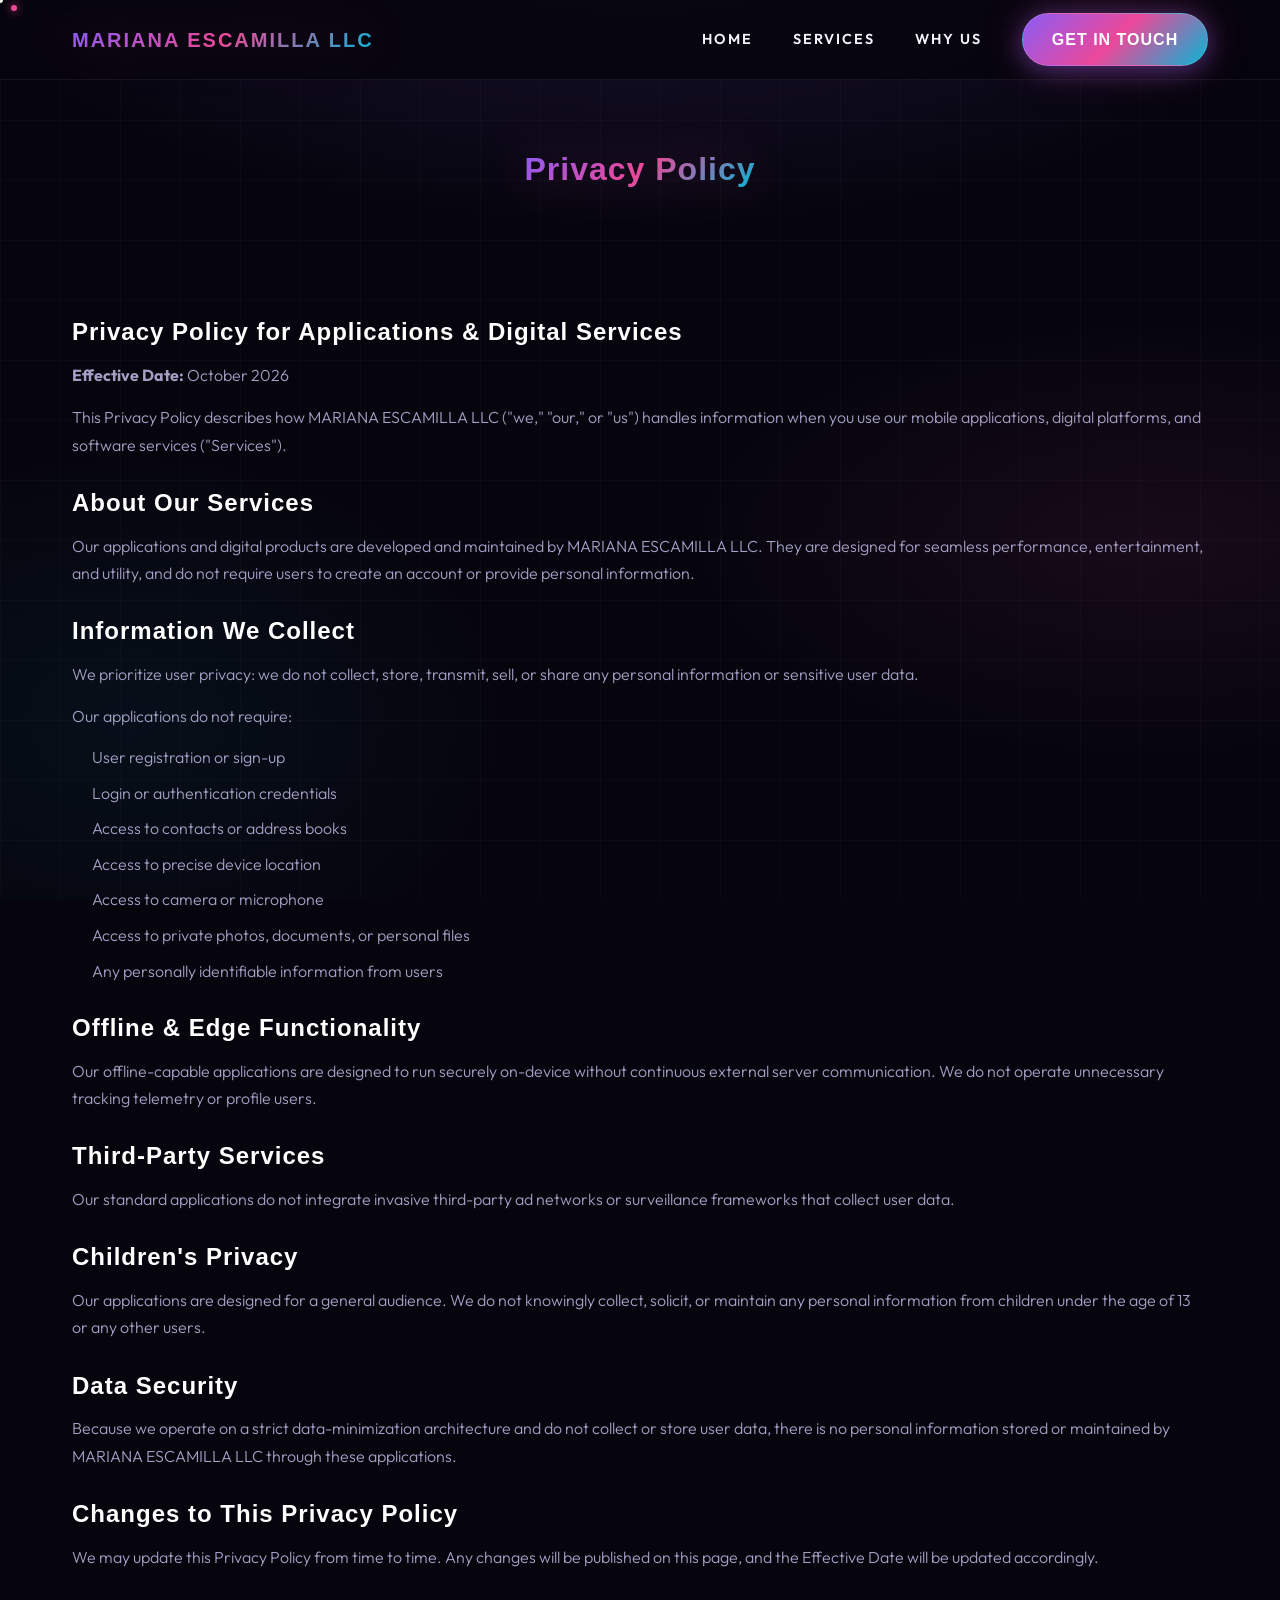
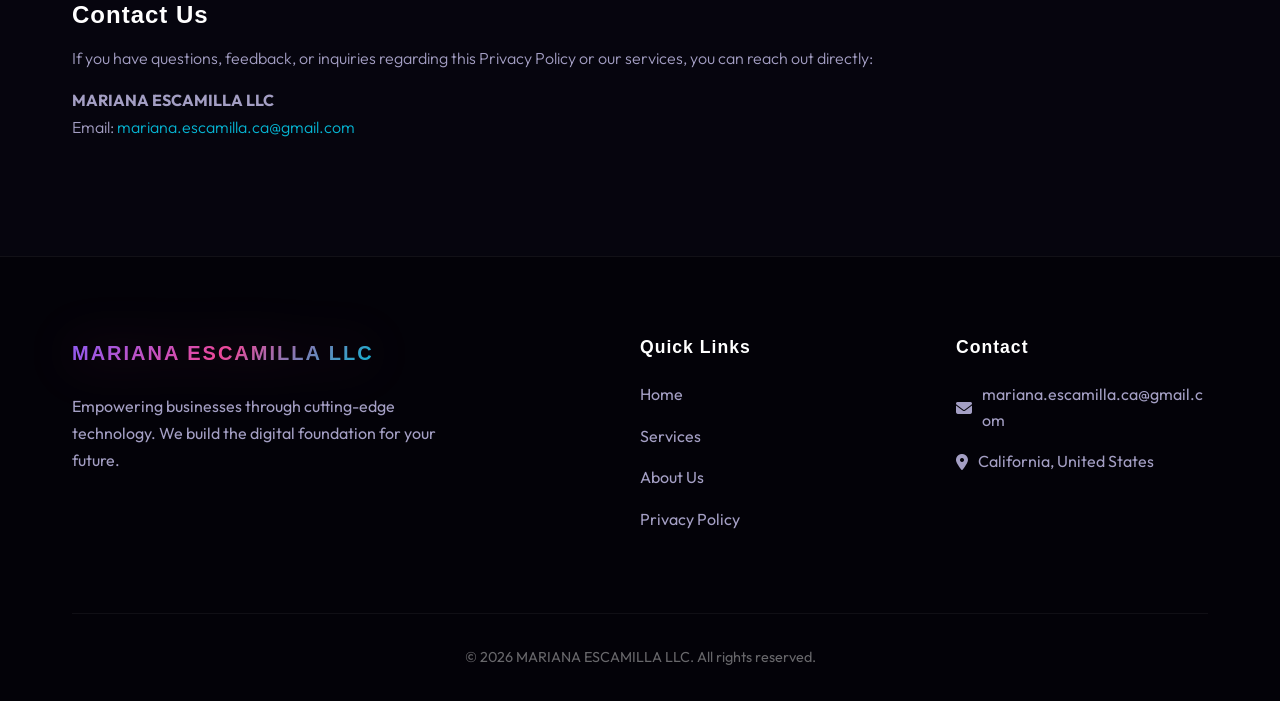
<file: privacy-policy.html>
<!DOCTYPE html>
<html lang="en">

<head>
    <meta charset="UTF-8">
    <meta name="viewport" content="width=device-width, initial-scale=1.0">
    <title>Privacy Policy - MARIANA ESCAMILLA LLC</title>
    <meta name="description" content="Privacy Policy for MARIANA ESCAMILLA LLC apps and services.">

    <!-- Link to Stylesheet -->
    <link rel="stylesheet" href="style.css">

    <!-- Premium Fonts: Syncopate and Outfit -->
    <link rel="preconnect" href="https://fonts.googleapis.com">
    <link rel="preconnect" href="https://fonts.gstatic.com" crossorigin>
    <link
        href="https://fonts.googleapis.com/css2?family=Outfit:wght@300;400;500;600;700&family=Syncopate:wght@400;700&display=swap"
        rel="stylesheet">

    <!-- FontAwesome for Icons -->
    <link rel="stylesheet" href="https://cdnjs.cloudflare.com/ajax/libs/font-awesome/6.4.0/css/all.min.css">
    <style>
        .page-header {
            padding: 150px 0 50px;
            text-align: center;
        }

        .content-section {
            padding: 50px 0 100px;
        }

        .content-section h2 {
            margin-top: 30px;
            margin-bottom: 15px;
            color: #fff;
        }

        .content-section p {
            margin-bottom: 15px;
            color: var(--text-secondary);
            line-height: 1.7;
            font-weight: 300;
        }

        .content-section ul {
            margin-bottom: 15px;
            padding-left: 20px;
            color: var(--text-secondary);
            font-weight: 300;
        }

        .content-section li {
            margin-bottom: 10px;
        }

        .content-section a {
            color: var(--color-3);
            text-decoration: none;
            transition: color 0.3s ease;
        }

        .content-section a:hover {
            color: var(--color-2);
            text-decoration: underline;
        }
    </style>
</head>

<body>
    <!-- Custom Tech Cursor -->
    <div class="cursor-center" id="cursor-center"></div>
    <div class="cursor-trio" id="cursor-trio">
        <div class="cursor-trio-inner">
            <div class="dot dot-1"></div>
            <div class="dot dot-2"></div>
            <div class="dot dot-3"></div>
        </div>
    </div>

    <!-- Navigation -->
    <header id="header">
        <div class="container nav-container">
            <a href="index.html" class="logo gradient-text">MARIANA ESCAMILLA LLC</a>

            <nav class="nav-links" id="nav-links">
                <a href="index.html#home">Home</a>
                <a href="index.html#services">Services</a>
                <a href="index.html#about">Why Us</a>
                <a href="index.html#contact" class="btn btn-primary">Get in Touch</a>
            </nav>

            <button class="mobile-menu-btn" id="mobile-menu-btn" aria-label="Toggle Navigation">
                <i class="fas fa-bars"></i>
            </button>
        </div>
    </header>

    <div class="page-header">
        <div class="container">
            <h1 class="gradient-text">Privacy Policy</h1>
        </div>
    </div>

    <section class="content-section">
        <div class="container">
            <h2>Privacy Policy for Applications & Digital Services</h2>
            <p><strong>Effective Date:</strong> October 2026</p>
            <p>This Privacy Policy describes how MARIANA ESCAMILLA LLC ("we," "our," or "us") handles information when you use
                our mobile applications, digital platforms, and software services ("Services").</p>

            <h2>About Our Services</h2>
            <p>Our applications and digital products are developed and maintained by MARIANA ESCAMILLA LLC. They are designed for
                seamless performance, entertainment, and utility, and do not require users to create an account or provide personal information.</p>

            <h2>Information We Collect</h2>
            <p>We prioritize user privacy: we do not collect, store, transmit, sell, or share any personal information or sensitive user data.</p>
            <p>Our applications do not require:</p>
            <ul>
                <li>User registration or sign-up</li>
                <li>Login or authentication credentials</li>
                <li>Access to contacts or address books</li>
                <li>Access to precise device location</li>
                <li>Access to camera or microphone</li>
                <li>Access to private photos, documents, or personal files</li>
                <li>Any personally identifiable information from users</li>
            </ul>

            <h2>Offline & Edge Functionality</h2>
            <p>Our offline-capable applications are designed to run securely on-device without continuous external server communication. We do not operate unnecessary tracking telemetry or profile users.</p>

            <h2>Third-Party Services</h2>
            <p>Our standard applications do not integrate invasive third-party ad networks or surveillance frameworks that collect user data.</p>

            <h2>Children's Privacy</h2>
            <p>Our applications are designed for a general audience. We do not knowingly collect, solicit, or maintain any personal information from children under the age of 13 or any other users.</p>

            <h2>Data Security</h2>
            <p>Because we operate on a strict data-minimization architecture and do not collect or store user data, there is no personal information stored or maintained by MARIANA ESCAMILLA LLC through these applications.</p>

            <h2>Changes to This Privacy Policy</h2>
            <p>We may update this Privacy Policy from time to time. Any changes will be published on this page, and the Effective Date will be updated accordingly.</p>

            <h2>Contact Us</h2>
            <p>If you have questions, feedback, or inquiries regarding this Privacy Policy or our services, you can reach out directly:</p>
            <p>
                <strong>MARIANA ESCAMILLA LLC</strong><br>
                Email: <a href="mailto:mariana.escamilla.ca@gmail.com">mariana.escamilla.ca@gmail.com</a>
            </p>
        </div>
    </section>

    <!-- Footer -->
    <footer>
        <div class="container">
            <div class="footer-content">
                <div class="footer-about">
                    <a href="index.html" class="logo gradient-text footer-logo">MARIANA ESCAMILLA LLC</a>
                    <p>Empowering businesses through cutting-edge technology. We build the digital foundation for your future.</p>
                </div>
                <div class="footer-links">
                    <h4>Quick Links</h4>
                    <ul>
                        <li><a href="index.html#home">Home</a></li>
                        <li><a href="index.html#services">Services</a></li>
                        <li><a href="index.html#about">About Us</a></li>
                        <li><a href="privacy-policy.html">Privacy Policy</a></li>
                    </ul>
                </div>
                <div class="footer-links">
                    <h4>Contact</h4>
                    <ul>
                        <li><a href="mailto:mariana.escamilla.ca@gmail.com"><i class="fas fa-envelope"></i> mariana.escamilla.ca@gmail.com</a></li>
                        <li><a href="#"><i class="fas fa-map-marker-alt"></i> California, United States</a></li>
                    </ul>
                </div>
            </div>
            <div class="footer-bottom">
                <p>&copy; 2026 MARIANA ESCAMILLA LLC. All rights reserved.</p>
            </div>
        </div>
    </footer>

    <!-- Link to JavaScript -->
    <script src="script.js"></script>
</body>

</html>
</file>
<file: style.css>
@import url('https://fonts.googleapis.com/css2?family=Outfit:wght@300;400;500;600;700&family=Syncopate:wght@400;700&display=swap');

:root {
  /* --- MARIANA ESCAMILLA LLC Theme: Luxe Amethyst & Sunset Rose Aurora --- */
  --bg-primary: #06050e;
  --bg-secondary: #0c0a1b;
  --bg-dark: #030208;
  --bg-dark-accent: #15112e;
  
  --text-primary: #f6f5fe;
  --text-secondary: #a49fc4;
  --text-light: #ffffff;
  
  /* Vibrant & Sophisticated Aurora Accents */
  --color-1: #8b5cf6; /* Royal Amethyst / Electric Violet */
  --color-2: #ec4899; /* Radiant Sunset Rose / Magenta Glow */
  --color-3: #06b6d4; /* Luminous Aqua / Cyber Cyan */
  --color-gold: #f59e0b; /* Champagne Amber */
  
  --accent-gradient: linear-gradient(135deg, var(--color-1) 0%, var(--color-2) 50%, var(--color-3) 100%);
  --accent-gradient-hover: linear-gradient(135deg, var(--color-3) 0%, var(--color-2) 50%, var(--color-1) 100%);
  --accent-gradient-warm: linear-gradient(135deg, var(--color-1) 0%, var(--color-2) 70%, var(--color-gold) 100%);
  
  --shadow-glow: 0 4px 25px rgba(139, 92, 246, 0.4), 0 0 45px rgba(236, 72, 153, 0.25);
  --shadow-glow-hover: 0 6px 35px rgba(139, 92, 246, 0.65), 0 0 60px rgba(6, 182, 212, 0.4);
  
  /* Layout */
  --container-width: 1200px;
  --nav-height: 80px;
}

* {
  margin: 0;
  padding: 0;
  box-sizing: border-box;
}

html {
  scroll-behavior: smooth;
}

body {
  font-family: 'Outfit', sans-serif;
  background-color: var(--bg-primary);
  color: var(--text-primary);
  line-height: 1.6;
  overflow-x: hidden;
  
  /* Luxury Ambient Nebula & Matrix Grid */
  background-image: 
    radial-gradient(ellipse 80% 50% at 50% -10%, rgba(139, 92, 246, 0.16), transparent 70%),
    radial-gradient(ellipse 60% 40% at 90% 60%, rgba(236, 72, 153, 0.08), transparent 60%),
    radial-gradient(ellipse 50% 50% at 10% 80%, rgba(6, 182, 212, 0.06), transparent 60%),
    linear-gradient(rgba(255, 255, 255, 0.02) 1px, transparent 1px),
    linear-gradient(90deg, rgba(255, 255, 255, 0.02) 1px, transparent 1px);
  background-size: 100% 100%, 100% 100%, 100% 100%, 60px 60px, 60px 60px;
  background-attachment: fixed;
}

h1, h2, h3, h4, h5, h6 {
  font-family: 'Syncopate', sans-serif;
  font-weight: 700;
  line-height: 1.2;
  letter-spacing: 1px;
}

a {
  text-decoration: none;
  color: inherit;
  transition: all 0.3s ease;
}

ul {
  list-style: none;
}

.container {
  max-width: var(--container-width);
  margin: 0 auto;
  padding: 0 2rem;
}

/* Typography Utility */
.gradient-text {
  background: var(--accent-gradient);
  -webkit-background-clip: text;
  -webkit-text-fill-color: transparent;
  background-clip: text;
  display: inline-block;
  filter: drop-shadow(0 0 25px rgba(236, 72, 153, 0.3));
}

/* --- Navigation --- */
header {
  position: fixed;
  top: 0;
  left: 0;
  width: 100%;
  height: var(--nav-height);
  background: rgba(6, 5, 14, 0.85);
  backdrop-filter: blur(16px);
  -webkit-backdrop-filter: blur(16px);
  border-bottom: 1px solid rgba(255, 255, 255, 0.06);
  z-index: 1000;
  transition: all 0.3s ease;
}

header.scrolled {
  height: 70px;
  background: rgba(6, 5, 14, 0.95);
  box-shadow: 0 10px 30px rgba(0, 0, 0, 0.6);
  border-bottom: 1px solid rgba(139, 92, 246, 0.3);
}

.nav-container {
  display: flex;
  justify-content: space-between;
  align-items: center;
  height: 100%;
}

.logo {
  font-family: 'Syncopate', sans-serif;
  font-size: clamp(0.95rem, 1.6vw, 1.25rem);
  font-weight: 700;
  letter-spacing: 2px;
  text-transform: uppercase;
  white-space: nowrap;
  display: inline-flex;
  align-items: center;
}

.nav-links {
  display: flex;
  gap: 2.5rem;
  align-items: center;
}

.nav-links a:not(.btn) {
  font-weight: 600;
  font-size: 0.9rem;
  text-transform: uppercase;
  letter-spacing: 2px;
  color: var(--text-primary);
  position: relative;
  transition: color 0.3s ease;
}

.nav-links a:not(.btn)::after {
  content: '';
  position: absolute;
  width: 0;
  height: 2px;
  bottom: -5px;
  left: 0;
  background: var(--accent-gradient);
  transition: width 0.3s ease;
}

.nav-links a:not(.btn):hover::after,
.nav-links a.active::after {
  width: 100%;
}

.nav-links a:not(.btn):hover {
  color: var(--color-2);
  text-shadow: 0 0 12px rgba(236, 72, 153, 0.6);
}

.btn {
  display: inline-block;
  padding: 0.8rem 1.8rem;
  border-radius: 30px; 
  font-weight: 700;
  font-family: 'Syncopate', sans-serif;
  letter-spacing: 1px;
  text-transform: uppercase;
  cursor: none;
  border: none;
  transition: all 0.4s cubic-bezier(0.175, 0.885, 0.32, 1.275);
  position: relative;
  overflow: hidden;
  z-index: 1;
}

.btn::before {
  content: '';
  position: absolute;
  top: 0;
  left: -100%;
  width: 100%;
  height: 100%;
  background: linear-gradient(90deg, transparent, rgba(255, 255, 255, 0.35), transparent);
  transition: left 0.5s ease;
  z-index: -1;
}

.btn:hover::before {
  left: 100%;
}

.btn-primary {
  background: var(--accent-gradient);
  color: #ffffff;
  box-shadow: var(--shadow-glow);
  border: 1px solid rgba(255, 255, 255, 0.15);
}

.btn-primary:hover {
  box-shadow: var(--shadow-glow-hover);
  transform: translateY(-3px) scale(1.02);
}

.btn-outline {
  background: rgba(139, 92, 246, 0.05);
  border: 1.5px solid var(--color-1);
  color: var(--text-primary);
  box-shadow: inset 0 0 15px rgba(139, 92, 246, 0.1), 0 0 15px rgba(139, 92, 246, 0.15);
}

.btn-outline:hover {
  background: var(--accent-gradient);
  color: #ffffff;
  border-color: transparent;
  box-shadow: var(--shadow-glow);
  transform: translateY(-3px) scale(1.02);
}

/* Mobile Menu Toggle */
.mobile-menu-btn {
  display: none;
  background: none;
  border: none;
  font-size: 1.5rem;
  color: var(--text-light);
  cursor: none;
}

/* --- Hero Section --- */
.hero {
  padding-top: calc(var(--nav-height) + 6rem);
  padding-bottom: 8rem;
  background-color: transparent;
  color: var(--text-light);
  position: relative;
  overflow: hidden;
  min-height: 100vh;
  display: flex;
  align-items: center;
}

.cosmic-bg {
  position: absolute;
  top: 0;
  left: 0;
  width: 100%;
  height: 100%;
  z-index: 0;
  overflow: hidden;
  pointer-events: none;
}

.nebula {
  position: absolute;
  border-radius: 50%;
  filter: blur(90px);
  opacity: 0.5;
  animation: float 20s infinite ease-in-out alternate;
}

.nebula-1 {
  width: 600px;
  height: 600px;
  background: radial-gradient(circle, var(--color-1) 0%, transparent 70%);
  top: -150px;
  left: -150px;
  animation-delay: 0s;
}

.nebula-2 {
  width: 550px;
  height: 550px;
  background: radial-gradient(circle, var(--color-2) 0%, transparent 70%);
  bottom: -100px;
  right: -100px;
  animation-delay: -5s;
}

.nebula-3 {
  width: 450px;
  height: 450px;
  background: radial-gradient(circle, var(--color-3) 0%, transparent 70%);
  top: 40%;
  left: 50%;
  transform: translate(-50%, -50%);
  animation-delay: -10s;
  opacity: 0.35;
}

@keyframes float {
  0% { transform: translate(0, 0) scale(1); }
  50% { transform: translate(50px, -50px) scale(1.1); }
  100% { transform: translate(-50px, 50px) scale(0.9); }
}

.hero .container {
  position: relative;
  z-index: 2;
  display: grid;
  grid-template-columns: 1.2fr 0.8fr;
  gap: 4rem;
  align-items: center;
}

.hero-content h1 {
  font-size: clamp(2.8rem, 5vw, 4.5rem);
  margin-bottom: 1.5rem;
  line-height: 1.1;
}

.hero-content p {
  font-size: 1.25rem;
  color: var(--text-secondary);
  margin-bottom: 2.5rem;
  max-width: 90%;
  font-weight: 300;
  line-height: 1.7;
}

.hero-btns {
  display: flex;
  gap: 1.5rem;
  flex-wrap: wrap;
}

/* Hero Orbital Graphics */
.hero-image {
  position: relative;
  display: flex;
  justify-content: center;
  align-items: center;
}

.trio-shape {
  width: 400px;
  height: 400px;
  position: relative;
  display: flex;
  justify-content: center;
  align-items: center;
}

.orbit {
  position: absolute;
  border-radius: 50%;
  border: 1px solid rgba(255, 255, 255, 0.08);
  box-shadow: inset 0 0 25px rgba(255, 255, 255, 0.03);
}

.orbit-1 {
  width: 350px;
  height: 350px;
  border-top: 2px solid var(--color-1);
  border-bottom: 2px solid var(--color-1);
  box-shadow: 0 0 20px rgba(139, 92, 246, 0.2);
  animation: spin 16s linear infinite;
}

.orbit-2 {
  width: 250px;
  height: 250px;
  border-left: 2px solid var(--color-2);
  border-right: 2px solid var(--color-2);
  box-shadow: 0 0 20px rgba(236, 72, 153, 0.2);
  animation: spin 11s linear infinite reverse;
}

.orbit-3 {
  width: 160px;
  height: 160px;
  border-top: 2px solid var(--color-3);
  border-bottom: 2px solid var(--color-3);
  box-shadow: 0 0 20px rgba(6, 182, 212, 0.2);
  animation: spin 7s linear infinite;
}

.orbit-core {
  position: absolute;
  width: 70px;
  height: 70px;
  border-radius: 50%;
  background: radial-gradient(circle, #ffffff 0%, var(--color-2) 35%, var(--color-1) 75%, transparent 100%);
  box-shadow: 0 0 35px var(--color-1), 0 0 70px var(--color-2);
  animation: pulse-core 4s infinite ease-in-out;
  pointer-events: none;
}

@keyframes pulse-core {
  0%, 100% { transform: scale(0.92); opacity: 0.85; filter: drop-shadow(0 0 20px var(--color-1)); }
  50% { transform: scale(1.08); opacity: 1; filter: drop-shadow(0 0 35px var(--color-3)); }
}

.orbit::after {
  content: '';
  position: absolute;
  width: 14px;
  height: 14px;
  border-radius: 50%;
  background: white;
  top: -7px;
  left: 50%;
  transform: translateX(-50%);
  box-shadow: 0 0 10px white;
}

.orbit-1::after { background: var(--color-1); box-shadow: 0 0 15px var(--color-1); }
.orbit-2::after { background: var(--color-2); box-shadow: 0 0 15px var(--color-2); top: 50%; left: -7px; transform: translateY(-50%); }
.orbit-3::after { background: var(--color-3); box-shadow: 0 0 15px var(--color-3); }

@keyframes spin {
  100% { transform: rotate(360deg); }
}

/* --- Brand Marquee --- */
.marquee-section {
  background: var(--bg-secondary);
  padding: 3rem 0;
  overflow: hidden;
  border-top: 1px solid rgba(255, 255, 255, 0.05);
  border-bottom: 1px solid rgba(255, 255, 255, 0.05);
}

.marquee-container {
  width: 100%;
  max-width: 100%;
  overflow: hidden;
  white-space: nowrap;
  position: relative;
}

.marquee-container::before,
.marquee-container::after {
  content: '';
  position: absolute;
  top: 0;
  width: 150px;
  height: 100%;
  z-index: 2;
  pointer-events: none;
}

.marquee-container::before {
  left: 0;
  background: linear-gradient(to right, var(--bg-secondary) 0%, transparent 100%);
}

.marquee-container::after {
  right: 0;
  background: linear-gradient(to left, var(--bg-secondary) 0%, transparent 100%);
}

.marquee-content {
  display: inline-block;
  animation: scroll-marquee 30s linear infinite;
}

.marquee-item {
  display: inline-flex;
  align-items: center;
  gap: 0.8rem;
  font-size: 1.1rem;
  font-family: 'Syncopate', sans-serif;
  font-weight: 700;
  color: rgba(255, 255, 255, 0.35);
  margin: 0 3rem;
  transition: all 0.3s ease;
}

.marquee-item:hover {
  color: var(--color-2);
  text-shadow: 0 0 15px rgba(236, 72, 153, 0.6);
}

@keyframes scroll-marquee {
  0% { transform: translateX(0); }
  100% { transform: translateX(-50%); }
}

/* --- Services Section --- */
.services {
  padding: 8rem 0;
  background-color: var(--bg-primary);
  position: relative;
}

.section-header {
  text-align: center;
  margin-bottom: 5rem;
}

.section-header h2 {
  font-size: clamp(2.2rem, 4vw, 3rem);
  margin-bottom: 1rem;
}

.section-header p {
  color: var(--text-secondary);
  max-width: 600px;
  margin: 0 auto;
  font-size: 1.1rem;
}

.services-grid {
  display: grid;
  grid-template-columns: repeat(auto-fit, minmax(300px, 1fr));
  gap: 2.5rem;
}

.service-card {
  background: rgba(255, 255, 255, 0.025);
  backdrop-filter: blur(12px);
  -webkit-backdrop-filter: blur(12px);
  padding: 3rem 2rem;
  border-radius: 20px;
  border: 1px solid rgba(255, 255, 255, 0.06);
  transition: all 0.4s ease;
  position: relative;
  overflow: hidden;
  z-index: 1;
}

.service-card::before {
  content: '';
  position: absolute;
  top: 0;
  left: 0;
  width: 100%;
  height: 3px;
  background: var(--accent-gradient);
  transform: scaleX(0);
  transform-origin: left;
  transition: transform 0.5s cubic-bezier(0.165, 0.84, 0.44, 1);
  z-index: 2;
}

.service-card:hover {
  background: rgba(255, 255, 255, 0.05);
  box-shadow: 0 20px 45px rgba(0, 0, 0, 0.5), 0 0 30px rgba(139, 92, 246, 0.15);
  transform: translateY(-8px);
  border-color: rgba(139, 92, 246, 0.25);
}

.service-card:hover::before {
  transform: scaleX(1);
}

.service-icon {
  width: 70px;
  height: 70px;
  background: rgba(255, 255, 255, 0.04);
  border-radius: 16px;
  display: flex;
  justify-content: center;
  align-items: center;
  margin-bottom: 2rem;
  font-size: 2rem;
  transition: all 0.4s ease;
}

.service-icon.color-1 { color: var(--color-1); box-shadow: inset 0 0 15px rgba(139, 92, 246, 0.15); border: 1px solid rgba(139, 92, 246, 0.2); }
.service-icon.color-2 { color: var(--color-2); box-shadow: inset 0 0 15px rgba(236, 72, 153, 0.15); border: 1px solid rgba(236, 72, 153, 0.2); }
.service-icon.color-3 { color: var(--color-3); box-shadow: inset 0 0 15px rgba(6, 182, 212, 0.15); border: 1px solid rgba(6, 182, 212, 0.2); }

.service-card:hover .service-icon.color-1 { background: rgba(139, 92, 246, 0.15); box-shadow: 0 0 25px rgba(139, 92, 246, 0.45); }
.service-card:hover .service-icon.color-2 { background: rgba(236, 72, 153, 0.15); box-shadow: 0 0 25px rgba(236, 72, 153, 0.45); }
.service-card:hover .service-icon.color-3 { background: rgba(6, 182, 212, 0.15); box-shadow: 0 0 25px rgba(6, 182, 212, 0.45); }

.service-card h3 {
  font-size: 1.4rem;
  margin-bottom: 1rem;
  color: var(--text-light);
}

.service-card p {
  color: var(--text-secondary);
  font-size: 1rem;
  line-height: 1.7;
}

/* --- About Section --- */
.about {
  padding: 8rem 0;
  background-color: var(--bg-secondary);
  border-top: 1px solid rgba(255, 255, 255, 0.04);
  border-bottom: 1px solid rgba(255, 255, 255, 0.04);
}

.about-content {
  display: grid;
  grid-template-columns: 1fr 1fr;
  gap: 5rem;
  align-items: center;
}

.about-text h2 {
  font-size: clamp(2.2rem, 4vw, 3rem);
  margin-bottom: 1.5rem;
}

.about-text p {
  color: var(--text-secondary);
  margin-bottom: 2rem;
  font-size: 1.15rem;
  font-weight: 300;
  line-height: 1.8;
}

.stats-container {
  display: flex;
  gap: 3rem;
  flex-wrap: wrap;
}

.stat-item h4 {
  font-size: 2.5rem;
  background: var(--accent-gradient);
  -webkit-background-clip: text;
  -webkit-text-fill-color: transparent;
  margin-bottom: 0.5rem;
}

.stat-item p {
  font-size: 0.8rem;
  color: var(--text-secondary);
  text-transform: uppercase;
  letter-spacing: 2px;
  font-weight: 600;
}

.about-image {
  position: relative;
  border-radius: 20px;
  overflow: hidden;
  box-shadow: 0 20px 50px rgba(0, 0, 0, 0.6);
  border: 1px solid rgba(255, 255, 255, 0.08);
}

.about-image img {
  width: 100%;
  border-radius: 20px;
  transition: transform 0.6s ease;
  filter: contrast(108%) brightness(0.9);
  display: block;
}

.about-image:hover img {
  transform: scale(1.04);
}

.about-image::after {
  content: '';
  position: absolute;
  top: 0;
  left: 0;
  width: 100%;
  height: 100%;
  background: linear-gradient(45deg, rgba(236, 72, 153, 0.2), rgba(139, 92, 246, 0.2));
  mix-blend-mode: overlay;
  pointer-events: none;
}

/* --- Tech Stack Section --- */
.tech-stack {
  padding: 8rem 0;
  background-color: var(--bg-primary);
}

.tech-grid {
  display: grid;
  grid-template-columns: repeat(auto-fit, minmax(140px, 1fr));
  gap: 2rem;
  text-align: center;
}

.tech-item {
  padding: 2.5rem 1rem;
  background: rgba(255, 255, 255, 0.02);
  border-radius: 16px;
  border: 1px solid rgba(255, 255, 255, 0.05);
  transition: all 0.4s ease;
  cursor: none;
}

.tech-item i {
  font-size: 3rem;
  color: rgba(255, 255, 255, 0.3);
  margin-bottom: 1.5rem;
  transition: all 0.4s ease;
}

.tech-item p {
  font-weight: 600;
  font-family: 'Syncopate', sans-serif;
  letter-spacing: 1px;
  color: var(--text-secondary);
  margin: 0;
  font-size: 0.8rem;
}

.tech-item:hover {
  background: rgba(255, 255, 255, 0.05);
  transform: translateY(-5px);
  border-color: rgba(139, 92, 246, 0.3);
  box-shadow: 0 10px 25px rgba(0, 0, 0, 0.4);
}

.tech-item:hover i {
  color: var(--color-1);
  filter: drop-shadow(0 0 12px var(--color-1));
}

.tech-item:nth-child(even):hover i {
  color: var(--color-2);
  filter: drop-shadow(0 0 12px var(--color-2));
}

/* --- Contact Section --- */
.contact {
  padding: 8rem 0;
  background-color: var(--bg-secondary);
  position: relative;
}

.contact-container {
  max-width: 720px;
  margin: 0 auto;
  background: rgba(6, 5, 14, 0.7);
  backdrop-filter: blur(24px);
  -webkit-backdrop-filter: blur(24px);
  padding: 4rem;
  border-radius: 24px;
  border: 1px solid rgba(255, 255, 255, 0.08);
  box-shadow: 0 25px 60px rgba(0, 0, 0, 0.6), 0 0 40px rgba(139, 92, 246, 0.1);
}

.contact-container h2 {
  text-align: center;
  font-size: clamp(2rem, 3vw, 2.6rem);
  margin-bottom: 0.8rem;
}

.contact-subtitle {
  text-align: center;
  color: var(--text-secondary);
  margin-bottom: 2.5rem;
  font-size: 1.05rem;
  line-height: 1.6;
}

.contact-email-link {
  color: var(--color-3);
  font-weight: 600;
  transition: all 0.3s ease;
  word-break: break-all;
}

.contact-email-link:hover {
  color: var(--color-2);
  text-shadow: 0 0 12px rgba(236, 72, 153, 0.6);
  text-decoration: underline;
}

.form-group {
  margin-bottom: 1.5rem;
}

.form-control {
  width: 100%;
  padding: 1.2rem 1.5rem;
  background: rgba(255, 255, 255, 0.035);
  border: 1px solid rgba(255, 255, 255, 0.08);
  border-radius: 12px;
  color: white;
  font-family: 'Outfit', sans-serif;
  font-size: 1rem;
  transition: all 0.3s ease;
}

.form-control::placeholder {
  color: rgba(255, 255, 255, 0.35);
}

.form-control:focus {
  outline: none;
  border-color: var(--color-1);
  box-shadow: 0 0 20px rgba(139, 92, 246, 0.3);
  background: rgba(255, 255, 255, 0.06);
}

textarea.form-control {
  min-height: 150px;
  resize: vertical;
}

.btn-submit {
  width: 100%;
  padding: 1.2rem;
  font-size: 1.05rem;
  border-radius: 12px;
}

/* --- Footer --- */
footer {
  background-color: var(--bg-dark);
  color: var(--text-secondary);
  padding: 5rem 0 2rem;
  border-top: 1px solid rgba(255, 255, 255, 0.06);
}

.footer-content {
  display: grid;
  grid-template-columns: 2fr 1fr 1fr;
  gap: 4rem;
  margin-bottom: 4rem;
}

.footer-logo {
  font-size: 1.25rem;
  margin-bottom: 1.5rem;
  display: inline-block;
}

.footer-about p {
  max-width: 400px;
  line-height: 1.7;
}

.footer-links h4 {
  font-size: 1.1rem;
  margin-bottom: 1.5rem;
  color: var(--text-light);
  font-family: 'Syncopate', sans-serif;
}

.footer-links ul li {
  margin-bottom: 1rem;
}

.footer-links ul li a {
  color: var(--text-secondary);
  display: inline-flex;
  align-items: center;
  gap: 0.6rem;
  word-break: break-word;
}

.footer-links ul li a:hover {
  color: var(--color-2);
  padding-left: 5px;
  text-shadow: 0 0 10px rgba(236, 72, 153, 0.4);
}

.footer-bottom {
  text-align: center;
  padding-top: 2rem;
  border-top: 1px solid rgba(255, 255, 255, 0.05);
  color: rgba(255, 255, 255, 0.4);
  font-size: 0.9rem;
}

/* --- Utilities & Animations --- */
.reveal {
  opacity: 0;
  transform: translateY(40px);
  transition: all 0.8s cubic-bezier(0.165, 0.84, 0.44, 1);
}

.reveal.active {
  opacity: 1;
  transform: translateY(0);
}

/* --- MARIANA ESCAMILLA Custom Tech Cursor --- */
@media (pointer: fine) {
  body, a, button, input, select, textarea, .tech-item {
    cursor: none;
  }
}

.cursor-center {
  position: fixed;
  top: 0;
  left: 0;
  width: 6px;
  height: 6px;
  background-color: var(--text-light);
  border-radius: 50%;
  transform: translate(-50%, -50%);
  pointer-events: none;
  z-index: 10000;
  mix-blend-mode: difference;
}

.cursor-trio {
  position: fixed;
  top: 0;
  left: 0;
  width: 44px;
  height: 44px;
  transform: translate(-50%, -50%);
  pointer-events: none;
  z-index: 9999;
  transition: width 0.3s, height 0.3s;
}

.cursor-trio .dot {
  position: absolute;
  width: 6px;
  height: 6px;
  border-radius: 50%;
  top: 50%;
  left: 50%;
  transform-origin: 22px 22px;
  transition: transform 0.2s ease;
}

/* Initial static orbital state */
.dot-1 { background: var(--color-1); box-shadow: 0 0 10px var(--color-1); transform: translate(-50%, -50%) translate(0, -16px); }
.dot-2 { background: var(--color-2); box-shadow: 0 0 10px var(--color-2); transform: translate(-50%, -50%) translate(14px, 8px); }
.dot-3 { background: var(--color-3); box-shadow: 0 0 10px var(--color-3); transform: translate(-50%, -50%) translate(-14px, 8px); }

/* Rotating animation container */
.cursor-trio-inner {
  width: 100%;
  height: 100%;
  position: absolute;
  top: 0;
  left: 0;
  animation: spin 6s linear infinite;
}

/* Adjust hovered state */
.cursor-trio.hovered {
  width: 64px;
  height: 64px;
}
.cursor-trio.hovered .dot-1 { transform: translate(-50%, -50%) translate(0, -26px); }
.cursor-trio.hovered .dot-2 { transform: translate(-50%, -50%) translate(23px, 13px); }
.cursor-trio.hovered .dot-3 { transform: translate(-50%, -50%) translate(-23px, 13px); }
.cursor-trio.hovered .cursor-trio-inner { animation-duration: 2s; }

/* Responsive Media Queries */
@media (max-width: 992px) {
  .hero .container, .about-content {
    grid-template-columns: 1fr;
    text-align: center;
  }
  .hero-content h1 {
    font-size: 3.2rem;
  }
  .hero-btns {
    justify-content: center;
  }
  .hero-image {
    display: none; /* Streamline mobile display */
  }
  .logo {
    font-size: 1.05rem;
    letter-spacing: 1.5px;
  }
  .nav-links {
    position: fixed;
    top: var(--nav-height);
    left: -100%;
    width: 100%;
    height: calc(100vh - var(--nav-height));
    background: rgba(6, 5, 14, 0.98);
    backdrop-filter: blur(20px);
    -webkit-backdrop-filter: blur(20px);
    flex-direction: column;
    justify-content: center;
    transition: left 0.3s ease;
  }
  .nav-links.active {
    left: 0;
  }
  .mobile-menu-btn {
    display: block;
  }
  .footer-content {
    grid-template-columns: 1fr;
    text-align: center;
  }
  .footer-about p {
    margin: 0 auto;
  }
  .footer-links ul li a {
    justify-content: center;
  }
}

@media (max-width: 576px) {
  .logo {
    font-size: 0.9rem;
    letter-spacing: 1px;
  }
  .hero-content h1 {
    font-size: 2.4rem;
  }
  .hero-content p {
    font-size: 1.1rem;
    max-width: 100%;
  }
  .contact-container {
    padding: 2.5rem 1.5rem;
  }
  .stats-container {
    justify-content: center;
    gap: 2rem;
  }
}
</file>
